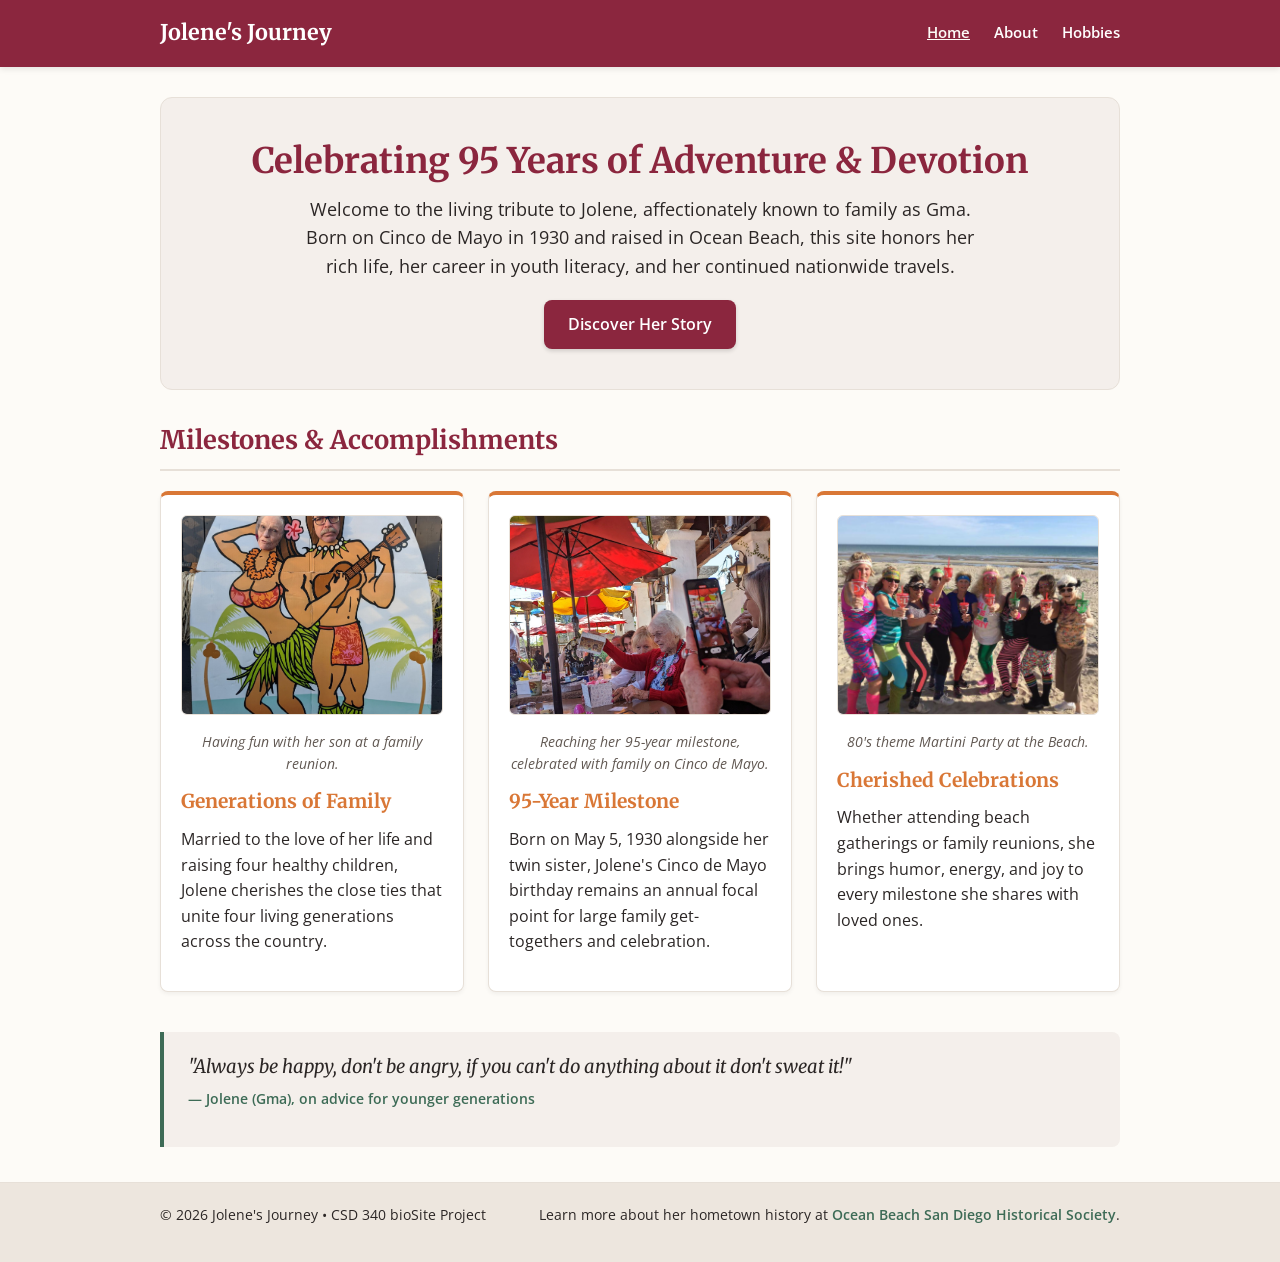
<file: index.html>
<!--
    Jonathon Walmsley 
    10/04/2026 
    Module 10.2
-->

<!DOCTYPE html>
<html lang="en">
<head>
    <meta charset="UTF-8">
    <meta name="viewport" content="width=device-width, initial-scale=1.0">
    <meta name="description" content="bioSite dedicated to Jolene (Gma) - Celebrating 95 years of life, family devotion, and nationwide travel.">
    <title>Jolene's Journey | Home</title>
    <link rel="preconnect" href="https://fonts.googleapis.com">
    <link rel="preconnect" href="https://fonts.gstatic.com" crossorigin>
    <link href="https://fonts.googleapis.com/css2?family=Merriweather:wght@400;700&family=Open+Sans:wght@400;600&display=swap" rel="stylesheet">
    <link rel="stylesheet" href="css/site.css">
</head>
<body>

    <header>
        <nav>
            <div class="container">
                <span class="brand">Jolene's Journey</span>
                <ul>
                    <li><a href="index.html" class="active">Home</a></li>
                    <li><a href="about.html">About</a></li>
                    <li><a href="hobbies.html">Hobbies</a></li>
                </ul>
            </div>
        </nav>
    </header>

    <main class="container">
        
        <section class="hero">
            <h1>Celebrating 95 Years of Adventure & Devotion</h1>
            <p>Welcome to the living tribute to Jolene, affectionately known to family as Gma. Born on Cinco de Mayo in 1930 and raised in Ocean Beach, this site honors her rich life, her career in youth literacy, and her continued nationwide travels.</p>
            <a href="about.html" class="btn-primary">Discover Her Story</a>
        </section>

        <section>
            <h2>Milestones & Accomplishments</h2>
            <div class="card-grid">
                
                <div class="card">
                    <figure>
                        <img src="images/Milestone 1.jpg" alt="Jolene having fun with her son at a family reunion">
                        <figcaption>Having fun with her son at a family reunion.</figcaption>
                    </figure>
                    <h3>Generations of Family</h3>
                    <p>Married to the love of her life and raising four healthy children, Jolene cherishes the close ties that unite four living generations across the country.</p>
                </div>

                <div class="card">
                    <figure>
                        <img src="images/Milestone 2.jpg" alt="Jolene celebrating her 95-year milestone with family">
                        <figcaption>Reaching her 95-year milestone, celebrated with family on Cinco de Mayo.</figcaption>
                    </figure>
                    <h3>95-Year Milestone</h3>
                    <p>Born on May 5, 1930 alongside her twin sister, Jolene's Cinco de Mayo birthday remains an annual focal point for large family get-togethers and celebration.</p>
                </div>

                <div class="card">
                    <figure>
                        <img src="images/Milestone 3.jpg" alt="80s theme Martini party at the beach with family">
                        <figcaption>80's theme Martini Party at the Beach.</figcaption>
                    </figure>
                    <h3>Cherished Celebrations</h3>
                    <p>Whether attending beach gatherings or family reunions, she brings humor, energy, and joy to every milestone she shares with loved ones.</p>
                </div>

            </div>
        </section>

        <div class="quote-block">
            <blockquote>
                "Always be happy, don't be angry, if you can't do anything about it don't sweat it!"
            </blockquote>
            <p class="quote-author">&mdash; Jolene (Gma), on advice for younger generations</p>
        </div>

    </main>

    <footer>
        <div class="container">
            <p>&copy; 2026 Jolene's Journey &bull; CSD 340 bioSite Project</p>
            <p>
                Learn more about her hometown history at 
                <a href="https://oceanbeachsandiego.com/" target="_blank" rel="noopener noreferrer">Ocean Beach San Diego Historical Society</a>.
            </p>
        </div>
    </footer>

</body>
</html>
</file>
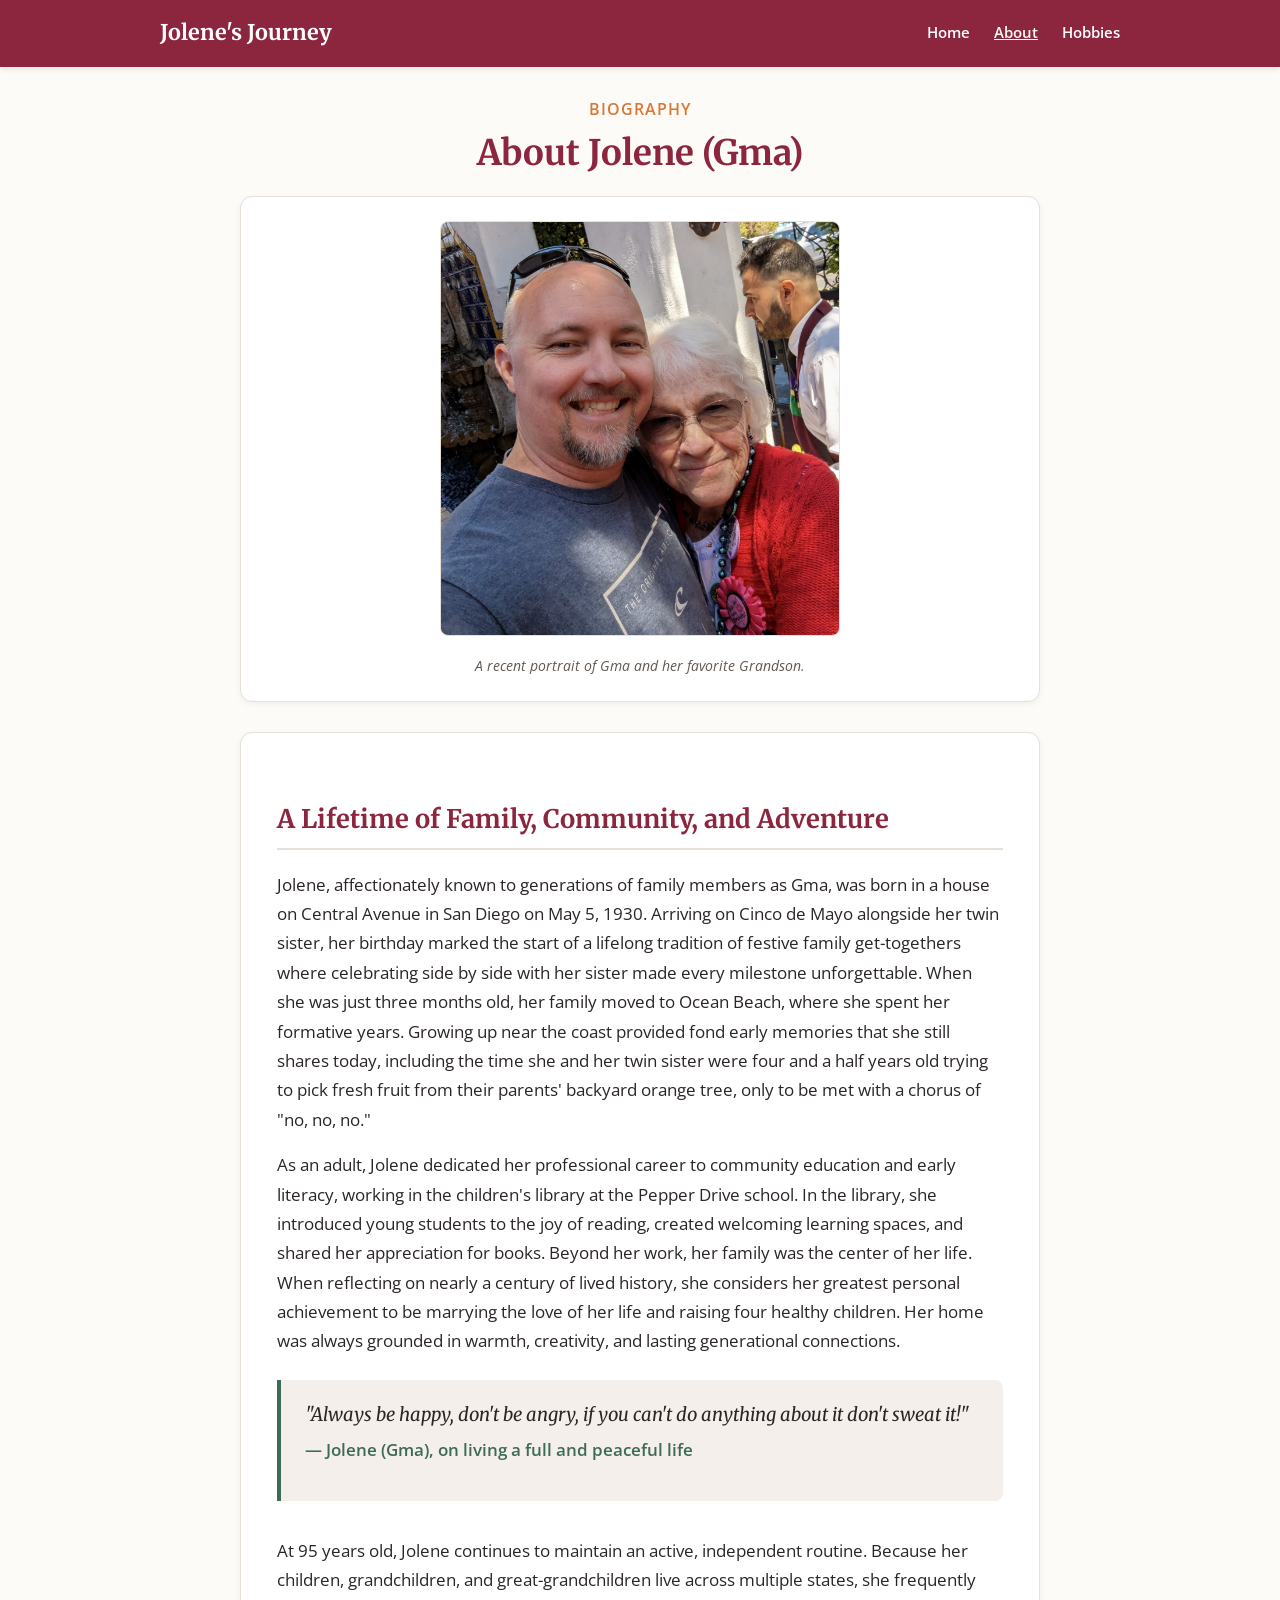
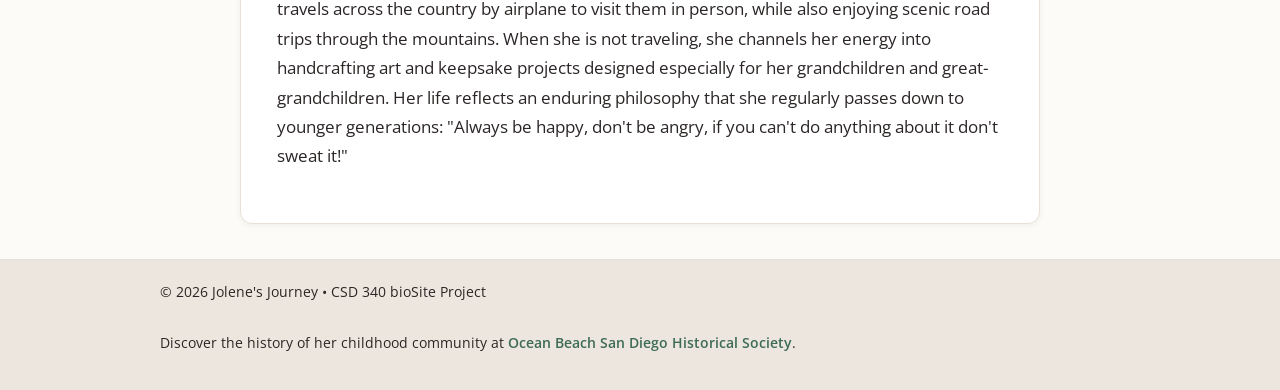
<file: about.html>
<!--
    Jonathon Walmsley 
    10/04/2026 
    Module 10.2
-->

<!DOCTYPE html>
<html lang="en">
<head>
    <meta charset="UTF-8">
    <meta name="viewport" content="width=device-width, initial-scale=1.0">
    <meta name="description" content="About Jolene (Gma) - Biography of 95 years of life, family devotion, and career in youth literacy.">
    <title>Jolene's Journey | About</title>
    <link rel="preconnect" href="https://fonts.googleapis.com">
    <link rel="preconnect" href="https://fonts.gstatic.com" crossorigin>
    <link href="https://fonts.googleapis.com/css2?family=Merriweather:wght@400;700&family=Open+Sans:wght@400;600&display=swap" rel="stylesheet">
    <link rel="stylesheet" href="css/site.css">
</head>
<body>

    <header>
        <nav>
            <div class="container">
                <span class="brand">Jolene's Journey</span>
                <ul>
                    <li><a href="index.html">Home</a></li>
                    <li><a href="about.html" class="active">About</a></li>
                    <li><a href="hobbies.html">Hobbies</a></li>
                </ul>
            </div>
        </nav>
    </header>

    <main class="container about-wrapper">
        
        <section class="page-header">
            <p class="subtitle">Biography</p>
            <h1>About Jolene (Gma)</h1>
        </section>

        <div class="portrait-card">
            <figure>
                <img src="images/About.jpg" alt="A recent portrait of Gma and her favorite Grandson">
                <figcaption>A recent portrait of Gma and her favorite Grandson.</figcaption>
            </figure>
        </div>

        <article class="bio-article">
            <h2>A Lifetime of Family, Community, and Adventure</h2>
            
            <p>
                Jolene, affectionately known to generations of family members as Gma, was born in a house on Central Avenue in San Diego on May 5, 1930. Arriving on Cinco de Mayo alongside her twin sister, her birthday marked the start of a lifelong tradition of festive family get-togethers where celebrating side by side with her sister made every milestone unforgettable. When she was just three months old, her family moved to Ocean Beach, where she spent her formative years. Growing up near the coast provided fond early memories that she still shares today, including the time she and her twin sister were four and a half years old trying to pick fresh fruit from their parents' backyard orange tree, only to be met with a chorus of "no, no, no."
            </p>

            <p>
                As an adult, Jolene dedicated her professional career to community education and early literacy, working in the children's library at the Pepper Drive school. In the library, she introduced young students to the joy of reading, created welcoming learning spaces, and shared her appreciation for books. Beyond her work, her family was the center of her life. When reflecting on nearly a century of lived history, she considers her greatest personal achievement to be marrying the love of her life and raising four healthy children. Her home was always grounded in warmth, creativity, and lasting generational connections.
            </p>

            <div class="quote-block">
                <blockquote>
                    "Always be happy, don't be angry, if you can't do anything about it don't sweat it!"
                </blockquote>
                <p class="quote-author">&mdash; Jolene (Gma), on living a full and peaceful life</p>
            </div>

            <p>
                At 95 years old, Jolene continues to maintain an active, independent routine. Because her children, grandchildren, and great-grandchildren live across multiple states, she frequently travels across the country by airplane to visit them in person, while also enjoying scenic road trips through the mountains. When she is not traveling, she channels her energy into handcrafting art and keepsake projects designed especially for her grandchildren and great-grandchildren. Her life reflects an enduring philosophy that she regularly passes down to younger generations: "Always be happy, don't be angry, if you can't do anything about it don't sweat it!"
            </p>
        </article>

    </main>

    <footer>
        <div class="container">
            <p>&copy; 2026 Jolene's Journey &bull; CSD 340 bioSite Project</p>
            <p>
                Discover the history of her childhood community at 
                <a href="https://oceanbeachsandiego.com/" target="_blank" rel="noopener noreferrer">Ocean Beach San Diego Historical Society</a>.
            </p>
        </div>
    </footer>

</body>
</html>
</file>
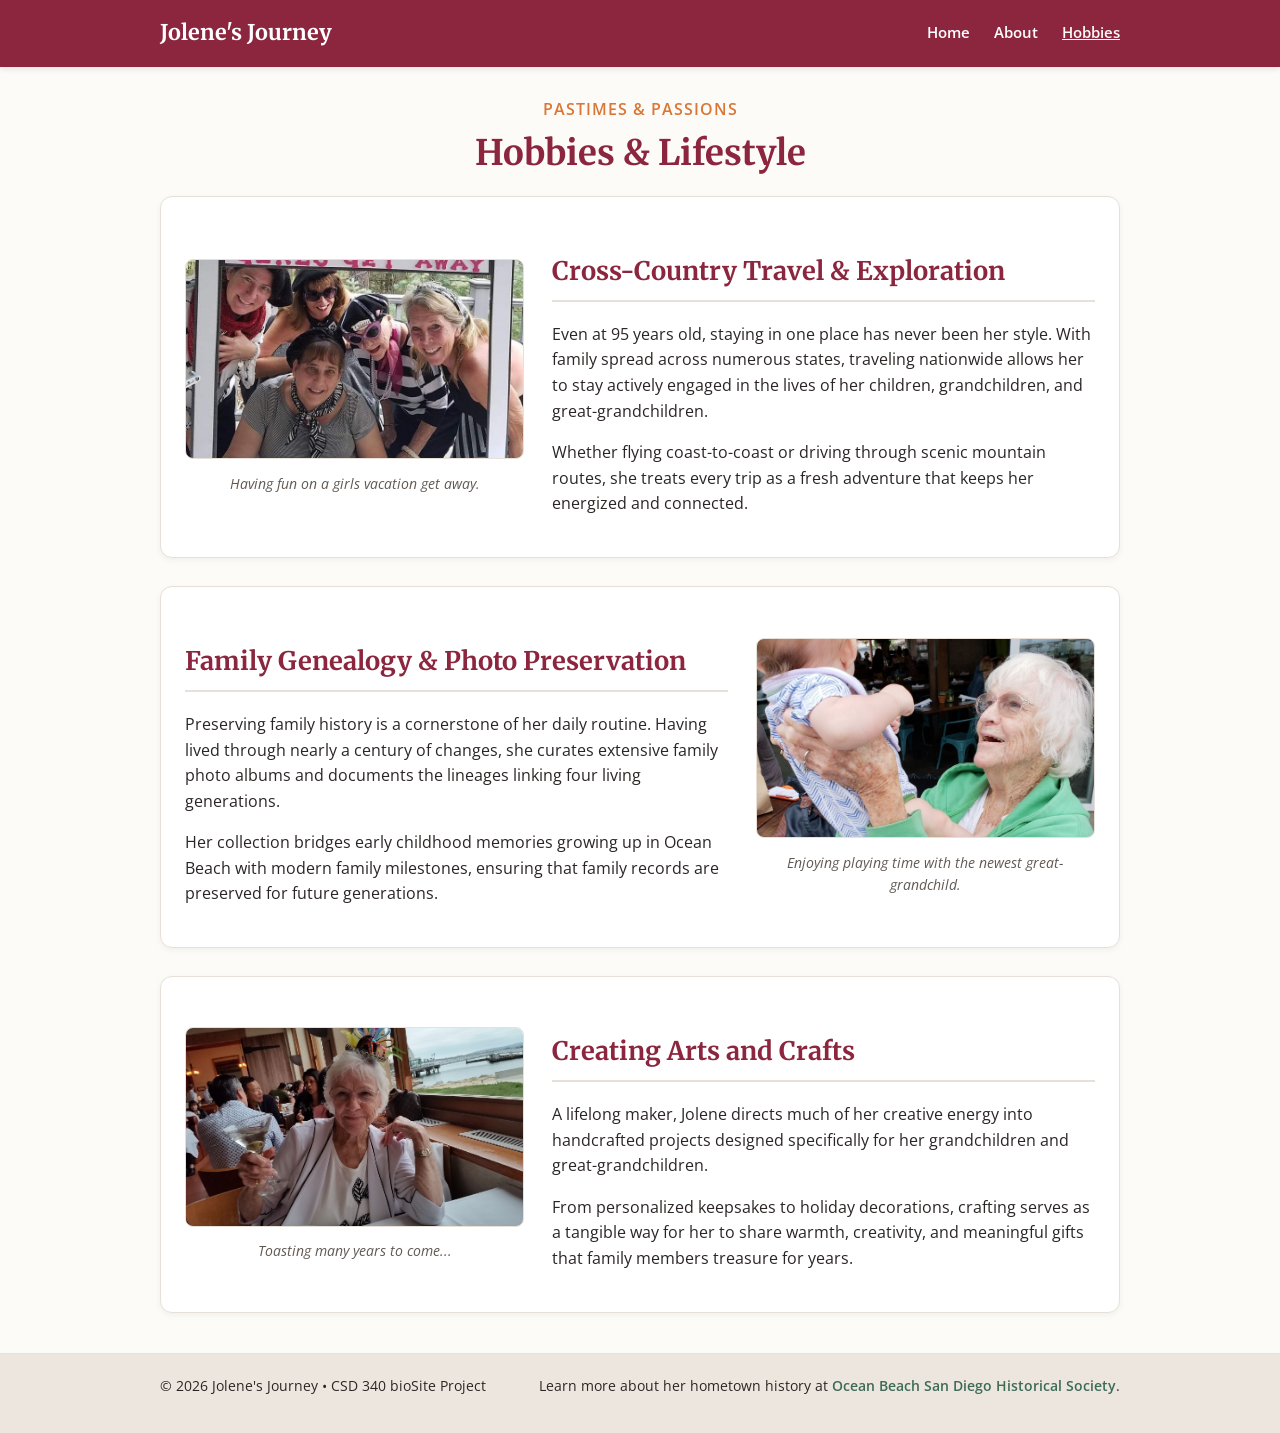
<file: hobbies.html>
<!--
    Jonathon Walmsley 
    10/04/2026 
    Module 10.2
-->
    
<!DOCTYPE html>
<html lang="en">
<head>
    <meta charset="UTF-8">
    <meta name="viewport" content="width=device-width, initial-scale=1.0">
    <meta name="description" content="Hobbies and lifestyle of Jolene (Gma) - Cross-country travel, family genealogy, and handcrafted arts and crafts.">
    <title>Jolene's Journey | Hobbies</title>
    <link rel="preconnect" href="https://fonts.googleapis.com">
    <link rel="preconnect" href="https://fonts.gstatic.com" crossorigin>
    <link href="https://fonts.googleapis.com/css2?family=Merriweather:wght@400;700&family=Open+Sans:wght@400;600&display=swap" rel="stylesheet">
    <link rel="stylesheet" href="css/site.css">
</head>
<body>

    <header>
        <nav>
            <div class="container">
                <span class="brand">Jolene's Journey</span>
                <ul>
                    <li><a href="index.html">Home</a></li>
                    <li><a href="about.html">About</a></li>
                    <li><a href="hobbies.html" class="active">Hobbies</a></li>
                </ul>
            </div>
        </nav>
    </header>

    <main class="container">
        
        <section class="page-header">
            <p class="subtitle">Pastimes & Passions</p>
            <h1>Hobbies & Lifestyle</h1>
        </section>

        <div class="feature-list">

        <!-- Hobby 1: Travel -->
        <article class="feature-row">
            <div class="feature-media">
                <figure>
                    <img src="images/Hobby 1.jpg" alt="Jolene having fun on a girls vacation get away">
                    <figcaption>Having fun on a girls vacation get away.</figcaption>
                </figure>
            </div>
            <div class="feature-text">
                <h2>Cross-Country Travel & Exploration</h2>
                <p>Even at 95 years old, staying in one place has never been her style. With family spread across numerous states, traveling nationwide allows her to stay actively engaged in the lives of her children, grandchildren, and great-grandchildren.</p>
                <p>Whether flying coast-to-coast or driving through scenic mountain routes, she treats every trip as a fresh adventure that keeps her energized and connected.</p>
            </div>
        </article>

        <!-- Hobby 2: Genealogy & Photos -->
        <article class="feature-row reverse">
            <div class="feature-media">
                <figure>
                    <img src="images/Hobby 2.jpg" alt="Jolene enjoying playing time with her newest great-grandchild">
                    <figcaption>Enjoying playing time with the newest great-grandchild.</figcaption>
                </figure>
            </div>
            <div class="feature-text">
                <h2>Family Genealogy & Photo Preservation</h2>
                <p>Preserving family history is a cornerstone of her daily routine. Having lived through nearly a century of changes, she curates extensive family photo albums and documents the lineages linking four living generations.</p>
                <p>Her collection bridges early childhood memories growing up in Ocean Beach with modern family milestones, ensuring that family records are preserved for future generations.</p>
            </div>
        </article>

        <!-- Hobby 3: Arts & Crafts -->
        <article class="feature-row">
            <div class="feature-media">
                <figure>
                    <img src="images/Hobby 3.jpg" alt="Jolene smiling and toasting to many years to come">
                    <figcaption>Toasting many years to come...</figcaption>
                </figure>
            </div>
            <div class="feature-text">
                <h2>Creating Arts and Crafts</h2>
                <p>A lifelong maker, Jolene directs much of her creative energy into handcrafted projects designed specifically for her grandchildren and great-grandchildren.</p>
                <p>From personalized keepsakes to holiday decorations, crafting serves as a tangible way for her to share warmth, creativity, and meaningful gifts that family members treasure for years.</p>
            </div>
        </article>

    </div>

    </main>

    <footer>
        <div class="container">
            <p>&copy; 2026 Jolene's Journey &bull; CSD 340 bioSite Project</p>
            <p>
                Learn more about her hometown history at 
                <a href="https://oceanbeachsandiego.com/" target="_blank" rel="noopener noreferrer">Ocean Beach San Diego Historical Society</a>.
            </p>
        </div>
    </footer>

</body>
</html>
</file>
<file: css/site.css>
/*
    Jonathon Walmsley 
    09/20/2026 
    Module 7.2
*/

:root {
    --primary: #8B263E;       /* Cranberry Rose */
    --secondary: #D97736;     /* Terracotta Gold */
    --accent: #3D6B56;        /* Sage Green */
    --background: #FDFBF7;    /* Warm Parchment */
    --text: #2B2625;          /* Dark Espresso */
    --surface: #FFFFFF;       /* Pure White */
    --border-muted: #E7E0D8;  /* Warm Gray */
    --font-heading: 'Merriweather', Georgia, serif;
    --font-body: 'Open Sans', Arial, sans-serif;
}

* {
    box-sizing: border-box;
    margin: 0;
    padding: 0;
}

body {
    font-family: var(--font-body);
    font-size: 16px;
    line-height: 1.6;
    color: var(--text);
    background-color: var(--background);
    display: flex;
    flex-direction: column;
    min-height: 100vh;
}

/* Headings */
h1, h2, h3 {
    font-family: var(--font-heading);
    color: var(--primary);
    margin-bottom: 12px;
}

h1 {
    font-size: 2.2rem;
    line-height: 1.3;
}

h2 {
    font-size: 1.6rem;
    border-bottom: 2px solid var(--border-muted);
    padding-bottom: 8px;
    margin-top: 30px;
    margin-bottom: 20px;
}

h3 {
    font-size: 1.2rem;
    color: var(--secondary);
    margin-bottom: 10px;
}

p {
    margin-bottom: 16px;
}

.container {
    width: 90%;
    max-width: 960px;
    margin: 0 auto;
}

/* Main Navigation */
header {
    background-color: var(--primary);
    box-shadow: 0 2px 6px rgba(0, 0, 0, 0.1);
}

nav {
    padding: 16px 0;
}

nav .container {
    display: flex;
    justify-content: space-between;
    align-items: center;
}

.brand {
    color: #FFFFFF;
    font-family: var(--font-heading);
    font-size: 1.35rem;
    font-weight: 700;
}

nav ul {
    display: flex;
    list-style: none;
    gap: 24px;
}

nav ul li a {
    color: #FFFFFF;
    text-decoration: none;
    font-weight: 600;
    font-size: 0.95rem;
}

nav ul li a:hover,
nav ul li a.active {
    color: var(--background);
    text-decoration: underline;
}

/* Hero Section */
.hero {
    background-color: #F4EFEB;
    border: 1px solid var(--border-muted);
    border-radius: 12px;
    padding: 40px 24px;
    margin: 30px 0 20px 0;
    text-align: center;
}

.hero p {
    max-width: 700px;
    margin: 0 auto 20px auto;
    font-size: 1.1rem;
}

/* Buttons */
.btn-primary {
    display: inline-block;
    background-color: var(--primary);
    color: #FFFFFF;
    padding: 12px 24px;
    border-radius: 8px;
    font-weight: 600;
    text-decoration: none;
    box-shadow: 0 2px 4px rgba(0, 0, 0, 0.15);
}

.btn-primary:hover {
    background-color: #6F1E31;
    color: #FFFFFF;
    text-decoration: none;
}

/* Card Grid (Landing Page) */
.card-grid {
    display: grid;
    grid-template-columns: repeat(auto-fit, minmax(280px, 1fr));
    gap: 24px;
    margin-bottom: 40px;
}

.card {
    background-color: var(--surface);
    border: 1px solid var(--border-muted);
    border-top: 4px solid var(--secondary);
    border-radius: 8px;
    padding: 20px;
    box-shadow: 0 2px 4px rgba(0, 0, 0, 0.05);
    display: flex;
    flex-direction: column;
}

.card img {
    width: 100%;
    height: 200px;
    object-fit: cover;
    border-radius: 6px;
    border: 1px solid var(--border-muted);
}

.card figcaption {
    font-size: 0.85rem;
    font-style: italic;
    color: #615852;
    margin: 8px 0 12px 0;
    text-align: center;
}

/* Callout / Quote Box */
.quote-block {
    background-color: #F4EFEB;
    border-left: 4px solid var(--accent);
    border-radius: 0 8px 8px 0;
    padding: 20px 24px;
    margin: 24px 0 35px 0;
}

.quote-block blockquote {
    font-family: var(--font-heading);
    font-size: 1.15rem;
    font-style: italic;
    color: var(--text);
    margin-bottom: 6px;
}

.quote-author {
    font-size: 0.9rem;
    font-weight: 600;
    color: var(--accent);
}

/* About Page Styles */
.about-wrapper {
    max-width: 800px;
    margin: 0 auto;
}

.portrait-card {
    background-color: var(--surface);
    border: 1px solid var(--border-muted);
    border-radius: 12px;
    padding: 24px;
    text-align: center;
    margin-bottom: 30px;
    box-shadow: 0 2px 6px rgba(0, 0, 0, 0.05);
}

.portrait-card img {
    max-width: 400px;
    width: 100%;
    height: auto;
    border-radius: 8px;
    border: 1px solid var(--border-muted);
}

.portrait-card figcaption {
    font-size: 0.9rem;
    font-style: italic;
    color: #615852;
    margin-top: 10px;
}

.bio-article {
    background-color: var(--surface);
    border: 1px solid var(--border-muted);
    border-radius: 12px;
    padding: 36px;
    margin-bottom: 35px;
    box-shadow: 0 2px 6px rgba(0, 0, 0, 0.05);
}

.bio-article p {
    font-size: 1.05rem;
    line-height: 1.75;
}

/* Page Header Block */
.page-header {
    text-align: center;
    margin: 30px 0 20px 0;
}

.page-header .subtitle {
    color: var(--secondary);
    font-weight: 600;
    text-transform: uppercase;
    letter-spacing: 1px;
    margin-bottom: 8px;
}

/* Hobbies Alternating Feature Rows */
.feature-list {
    display: flex;
    flex-direction: column;
    gap: 28px;
    margin-bottom: 40px;
}

.feature-row {
    display: flex;
    align-items: center;
    gap: 28px;
    background-color: var(--surface);
    border: 1px solid var(--border-muted);
    border-radius: 12px;
    padding: 24px;
    box-shadow: 0 2px 6px rgba(0, 0, 0, 0.05);
}

.feature-row.reverse {
    flex-direction: row-reverse;
}

.feature-media {
    flex: 1;
    min-width: 260px;
}

.feature-media img {
    width: 100%;
    height: 200px;
    object-fit: cover;
    border-radius: 8px;
    border: 1px solid var(--border-muted);
}

.feature-media figcaption {
    font-size: 0.85rem;
    font-style: italic;
    color: #615852;
    margin-top: 6px;
    text-align: center;
}

.feature-text {
    flex: 1.6;
}

/* General Hyperlinks */
a {
    color: var(--accent);
    text-decoration: none;
    font-weight: 600;
}

a:hover {
    color: var(--primary);
    text-decoration: underline;
}

/* Footer */
footer {
    margin-top: auto;
    background-color: #EDE6DE;
    border-top: 1px solid var(--border-muted);
    padding: 20px 0;
    font-size: 0.9rem;
}

footer .container {
    display: flex;
    justify-content: space-between;
    align-items: center;
    flex-wrap: wrap;
    gap: 12px;
}

@media screen and (max-width: 768px) {
    nav .container {
        flex-direction: column;
        gap: 12px;
    }

    .feature-row,
    .feature-row.reverse {
        flex-direction: column;
        padding: 20px;
    }

    footer .container {
        flex-direction: column;
        text-align: center;
    }
}
</file>
